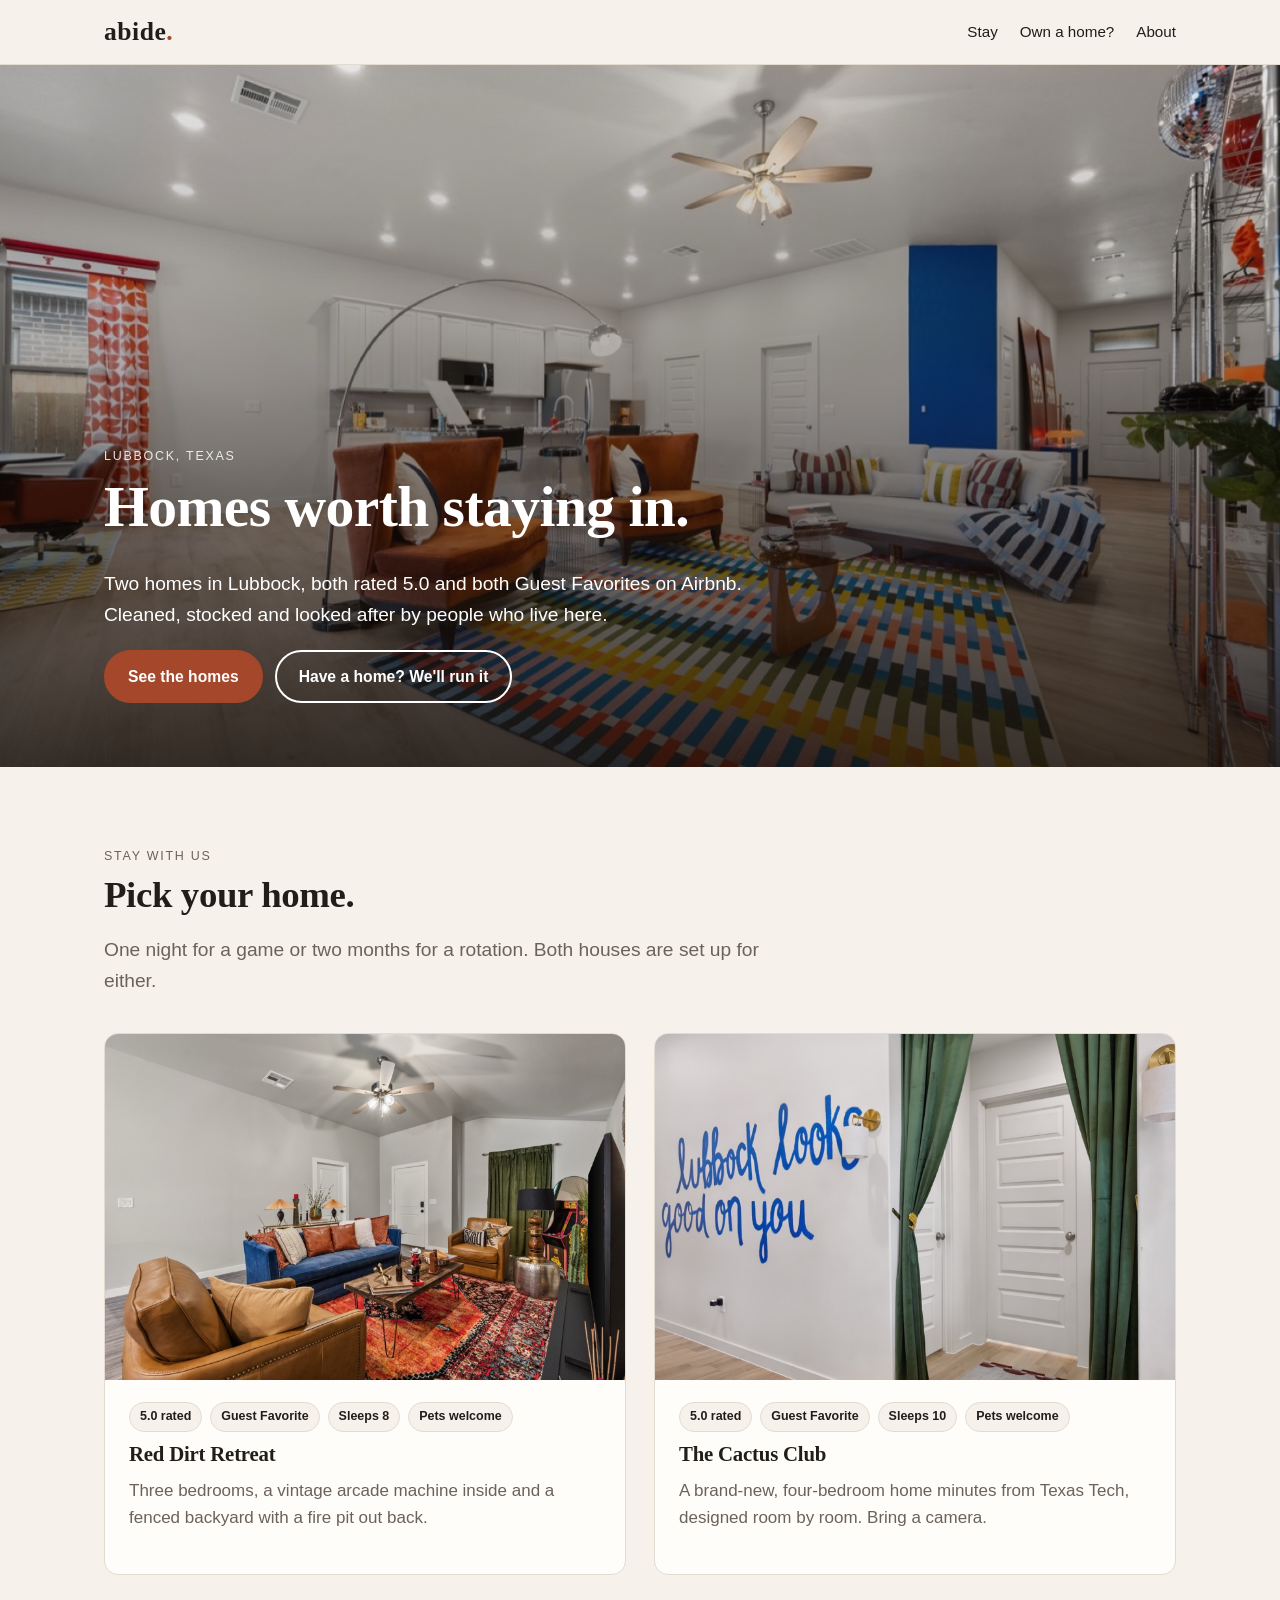
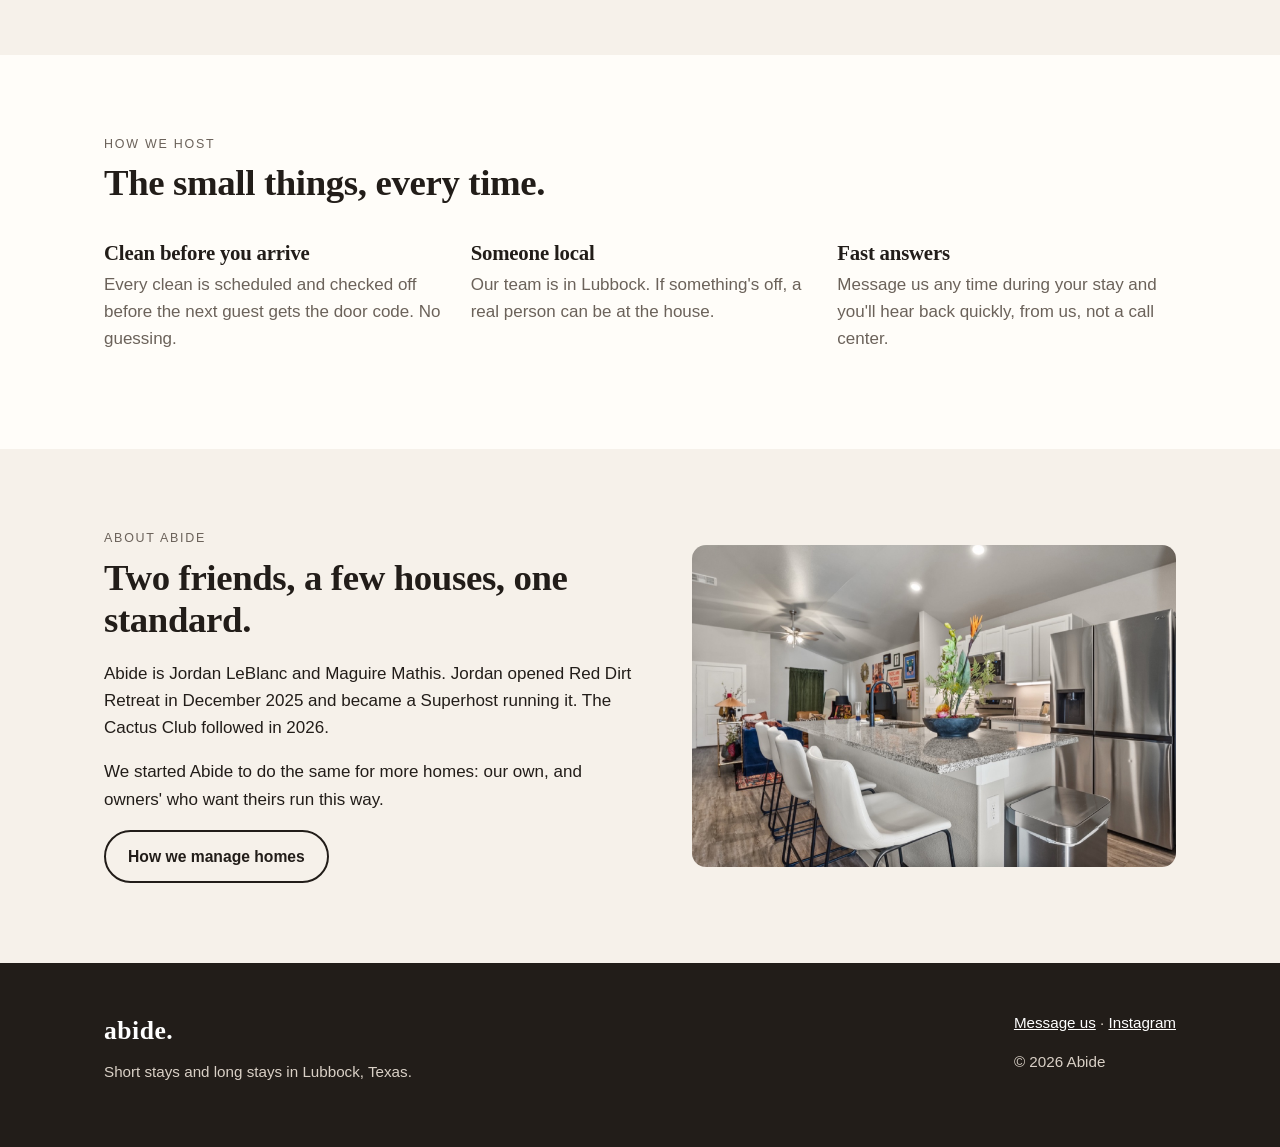
<file: index.html>
<!doctype html>
<html lang="en">
<head>
<meta charset="utf-8">
<meta name="viewport" content="width=device-width, initial-scale=1">
<title>Abide · Homes to stay in Lubbock, Texas</title>
<meta name="description" content="Abide runs two 5.0-rated, Guest Favorite homes in Lubbock, Texas, and manages Airbnbs for owners who want theirs run the same way.">
<link rel="stylesheet" href="style.css">
</head>
<body>

<header class="top">
  <div class="wrap">
    <a class="logo" href="index.html">abide<span>.</span></a>
    <nav class="nav">
      <a href="#stay">Stay</a>
      <a href="owners.html">Own a home?</a>
      <a class="hide-sm" href="#about">About</a>
    </nav>
  </div>
</header>

<section class="hero" style="padding:0">
  <img src="img/cactus-living.jpg" alt="The living room at The Cactus Club, with orange chairs and a striped rug">
  <div class="wrap">
    <div class="eyebrow">Lubbock, Texas</div>
    <h1>Homes worth staying in.</h1>
    <p>Two homes in Lubbock, both rated 5.0 and both Guest Favorites on Airbnb. Cleaned, stocked and looked after by people who live here.</p>
    <div class="btns">
      <a class="btn" href="#stay">See the homes</a>
      <a class="btn ghost" href="owners.html">Have a home? We'll run it</a>
    </div>
  </div>
</section>

<section id="stay">
  <div class="wrap">
    <div class="eyebrow">Stay with us</div>
    <h2>Pick your home.</h2>
    <p class="lead muted">One night for a game or two months for a rotation. Both houses are set up for either.</p>
    <div class="houses">
      <a class="house" href="red-dirt.html">
        <img src="img/red-dirt-living.jpg" alt="Red Dirt Retreat living room with a blue sofa and patterned rug" loading="lazy">
        <div class="body">
          <div class="badges"><span class="badge">5.0 rated</span><span class="badge">Guest Favorite</span><span class="badge">Sleeps 8</span><span class="badge">Pets welcome</span></div>
          <h3>Red Dirt Retreat</h3>
          <p class="muted">Three bedrooms, a vintage arcade machine inside and a fenced backyard with a fire pit out back.</p>
        </div>
      </a>
      <a class="house" href="cactus-club.html">
        <img src="img/cactus-mural.jpg" alt="Hand-painted mural at The Cactus Club that reads Lubbock looks good on you" loading="lazy">
        <div class="body">
          <div class="badges"><span class="badge">5.0 rated</span><span class="badge">Guest Favorite</span><span class="badge">Sleeps 10</span><span class="badge">Pets welcome</span></div>
          <h3>The Cactus Club</h3>
          <p class="muted">A brand-new, four-bedroom home minutes from Texas Tech, designed room by room. Bring a camera.</p>
        </div>
      </a>
    </div>
  </div>
</section>

<section class="paper">
  <div class="wrap">
    <div class="eyebrow">How we host</div>
    <h2>The small things, every time.</h2>
    <div class="facts">
      <div class="fact">
        <h3>Clean before you arrive</h3>
        <p>Every clean is scheduled and checked off before the next guest gets the door code. No guessing.</p>
      </div>
      <div class="fact">
        <h3>Someone local</h3>
        <p>Our team is in Lubbock. If something's off, a real person can be at the house.</p>
      </div>
      <div class="fact">
        <h3>Fast answers</h3>
        <p>Message us any time during your stay and you'll hear back quickly, from us, not a call center.</p>
      </div>
    </div>
  </div>
</section>

<section id="about">
  <div class="wrap split">
    <div>
      <div class="eyebrow">About Abide</div>
      <h2>Two friends, a few houses, one standard.</h2>
      <p>Abide is Jordan LeBlanc and Maguire Mathis. Jordan opened Red Dirt Retreat in December 2025 and became a Superhost running it. The Cactus Club followed in 2026.</p>
      <p>We started Abide to do the same for more homes: our own, and owners' who want theirs run this way.</p>
      <div class="btns"><a class="btn ghost" href="owners.html">How we manage homes</a></div>
    </div>
    <img src="img/red-dirt-kitchen.jpg" alt="The kitchen at Red Dirt Retreat" loading="lazy">
  </div>
</section>

<footer>
  <div class="wrap">
    <div>
      <a class="logo" href="index.html">abide.</a>
      <p style="margin-top:8px">Short stays and long stays in Lubbock, Texas.</p>
    </div>
    <div>
      <p><a data-link="contact" href="#">Message us</a> · <a data-link="instagram" href="#">Instagram</a></p>
      <p>© <span data-year></span> Abide</p>
    </div>
  </div>
</footer>
<script src="site.js"></script>
</body>
</html>
</file>
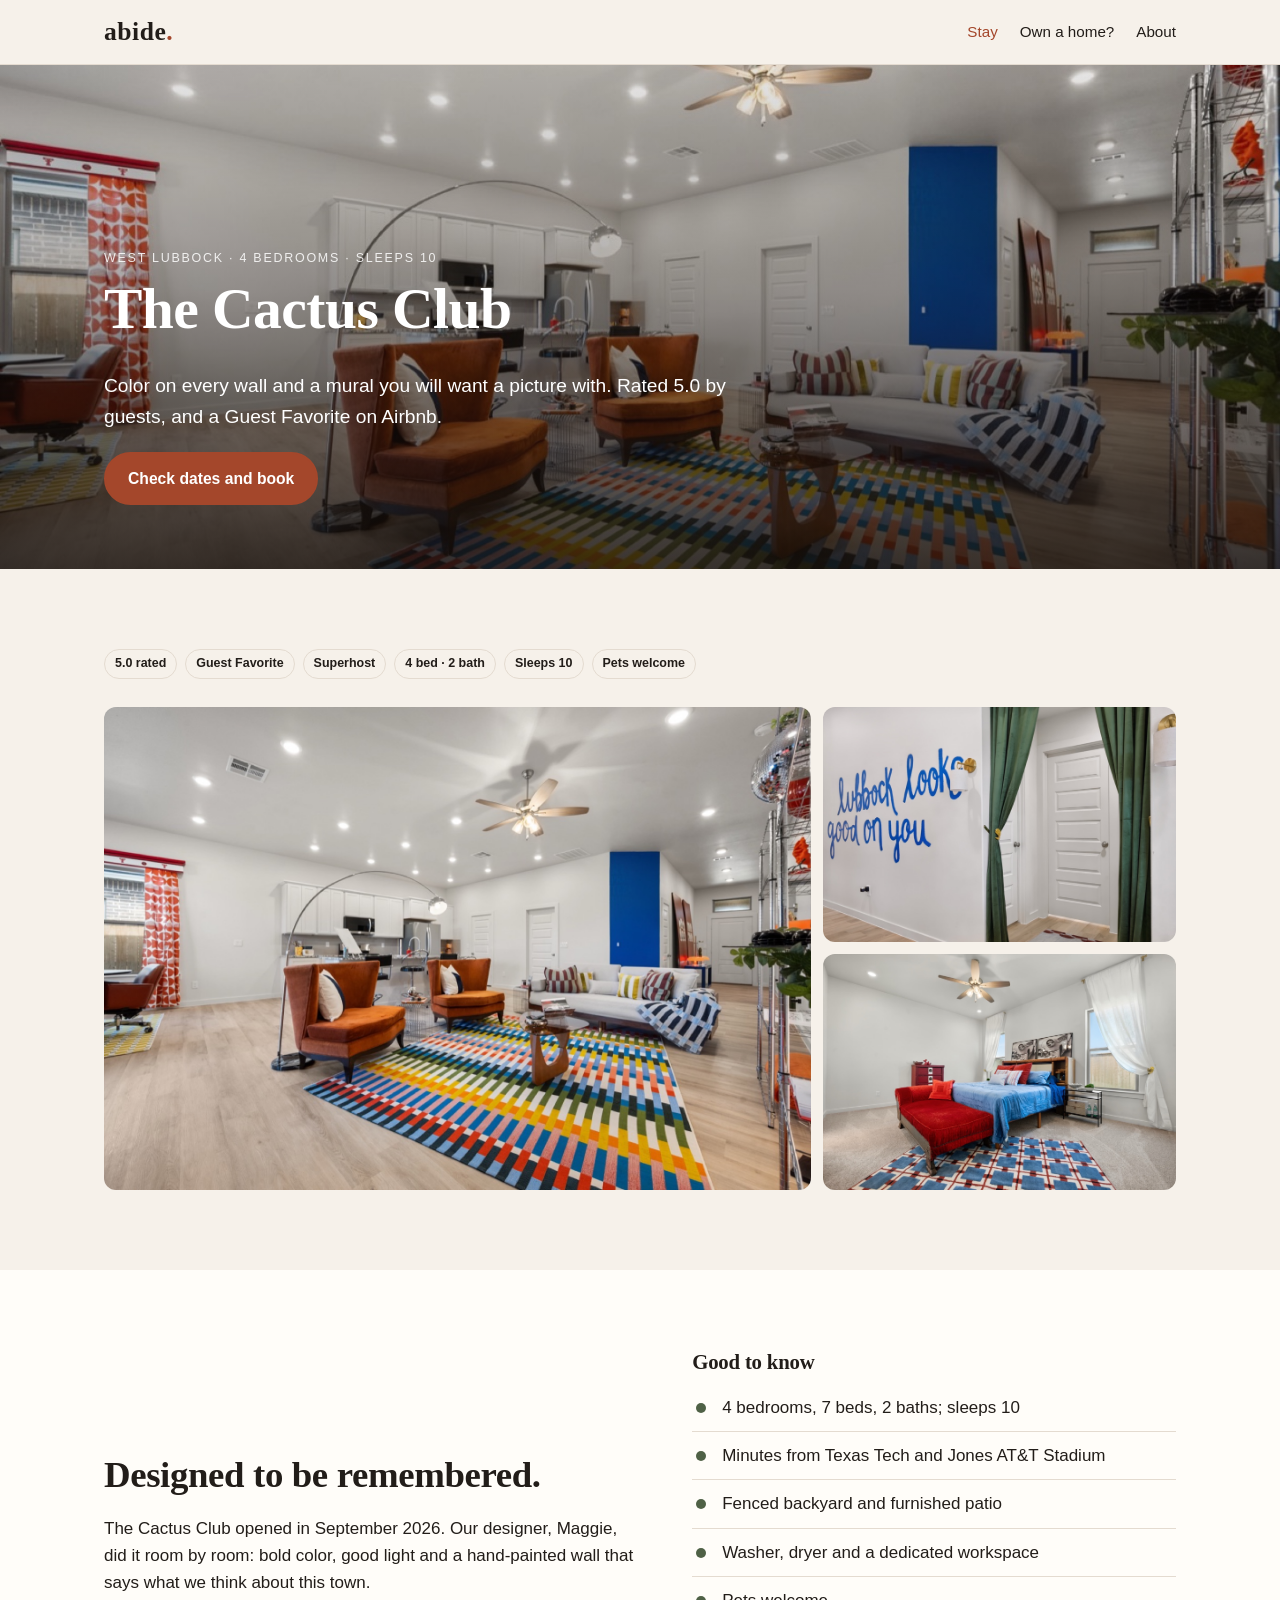
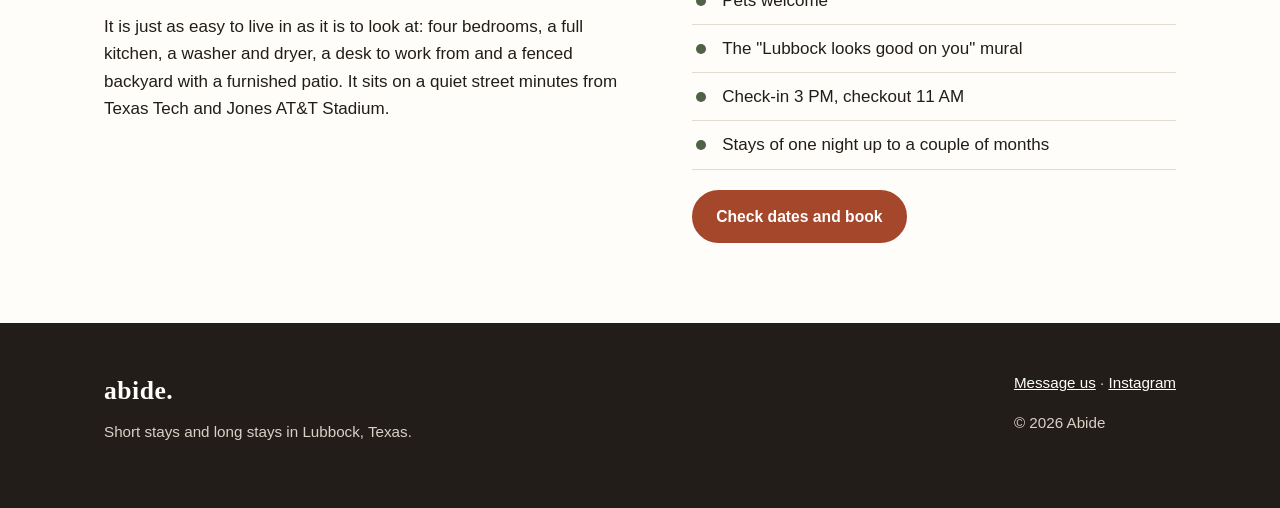
<file: cactus-club.html>
<!doctype html>
<html lang="en">
<head>
<meta charset="utf-8">
<meta name="viewport" content="width=device-width, initial-scale=1">
<title>The Cactus Club · Designer home in Lubbock · Abide</title>
<meta name="description" content="The Cactus Club is a brand-new, 4-bedroom, pet-friendly designer home in West Lubbock, Texas, minutes from Texas Tech. Sleeps 10. Rated 5.0 and a Guest Favorite on Airbnb.">
<link rel="stylesheet" href="style.css">
</head>
<body>

<header class="top">
  <div class="wrap">
    <a class="logo" href="index.html">abide<span>.</span></a>
    <nav class="nav">
      <a href="index.html#stay" aria-current="page">Stay</a>
      <a href="owners.html">Own a home?</a>
      <a class="hide-sm" href="index.html#about">About</a>
    </nav>
  </div>
</header>

<section class="hero short" style="padding:0">
  <img src="img/cactus-living.jpg" alt="The Cactus Club living room">
  <div class="wrap">
    <div class="eyebrow">West Lubbock · 4 bedrooms · Sleeps 10</div>
    <h1>The Cactus Club</h1>
    <p>Color on every wall and a mural you will want a picture with. Rated 5.0 by guests, and a Guest Favorite on Airbnb.</p>
    <div class="btns">
      <a class="btn" data-link="cactusBook" data-soon="Booking link coming soon" href="#">Check dates and book</a>
    </div>
  </div>
</section>

<section>
  <div class="wrap">
    <div class="badges" style="display:flex;gap:8px;flex-wrap:wrap;margin-bottom:28px"><span class="badge">5.0 rated</span><span class="badge">Guest Favorite</span><span class="badge">Superhost</span><span class="badge">4 bed · 2 bath</span><span class="badge">Sleeps 10</span><span class="badge">Pets welcome</span></div>
    <div class="gallery">
      <img src="img/cactus-living.jpg" alt="Open living room with orange chairs and a rainbow striped rug" loading="lazy">
      <div class="stack">
        <img src="img/cactus-mural.jpg" alt="Mural that reads Lubbock looks good on you" loading="lazy">
        <img src="img/cactus-bedroom.jpg" alt="A bedroom" loading="lazy">
      </div>
    </div>
  </div>
</section>

<section class="paper">
  <div class="wrap split">
    <div>
      <h2>Designed to be remembered.</h2>
      <p>The Cactus Club opened in September 2026. Our designer, Maggie, did it room by room: bold color, good light and a hand-painted wall that says what we think about this town.</p><p>It is just as easy to live in as it is to look at: four bedrooms, a full kitchen, a washer and dryer, a desk to work from and a fenced backyard with a furnished patio. It sits on a quiet street minutes from Texas Tech and Jones AT&amp;T Stadium.</p>
    </div>
    <div>
      <h3>Good to know</h3>
      <ul class="ticks"><li>4 bedrooms, 7 beds, 2 baths; sleeps 10</li><li>Minutes from Texas Tech and Jones AT&amp;T Stadium</li><li>Fenced backyard and furnished patio</li><li>Washer, dryer and a dedicated workspace</li><li>Pets welcome</li><li>The "Lubbock looks good on you" mural</li><li>Check-in 3 PM, checkout 11 AM</li><li>Stays of one night up to a couple of months</li></ul>
      <a class="btn" data-link="cactusBook" data-soon="Booking link coming soon" href="#">Check dates and book</a>
    </div>
  </div>
</section>

<footer>
  <div class="wrap">
    <div>
      <a class="logo" href="index.html">abide.</a>
      <p style="margin-top:8px">Short stays and long stays in Lubbock, Texas.</p>
    </div>
    <div>
      <p><a data-link="contact" href="#">Message us</a> · <a data-link="instagram" href="#">Instagram</a></p>
      <p>© <span data-year></span> Abide</p>
    </div>
  </div>
</footer>
<script src="site.js"></script>
</body>
</html>
</file>
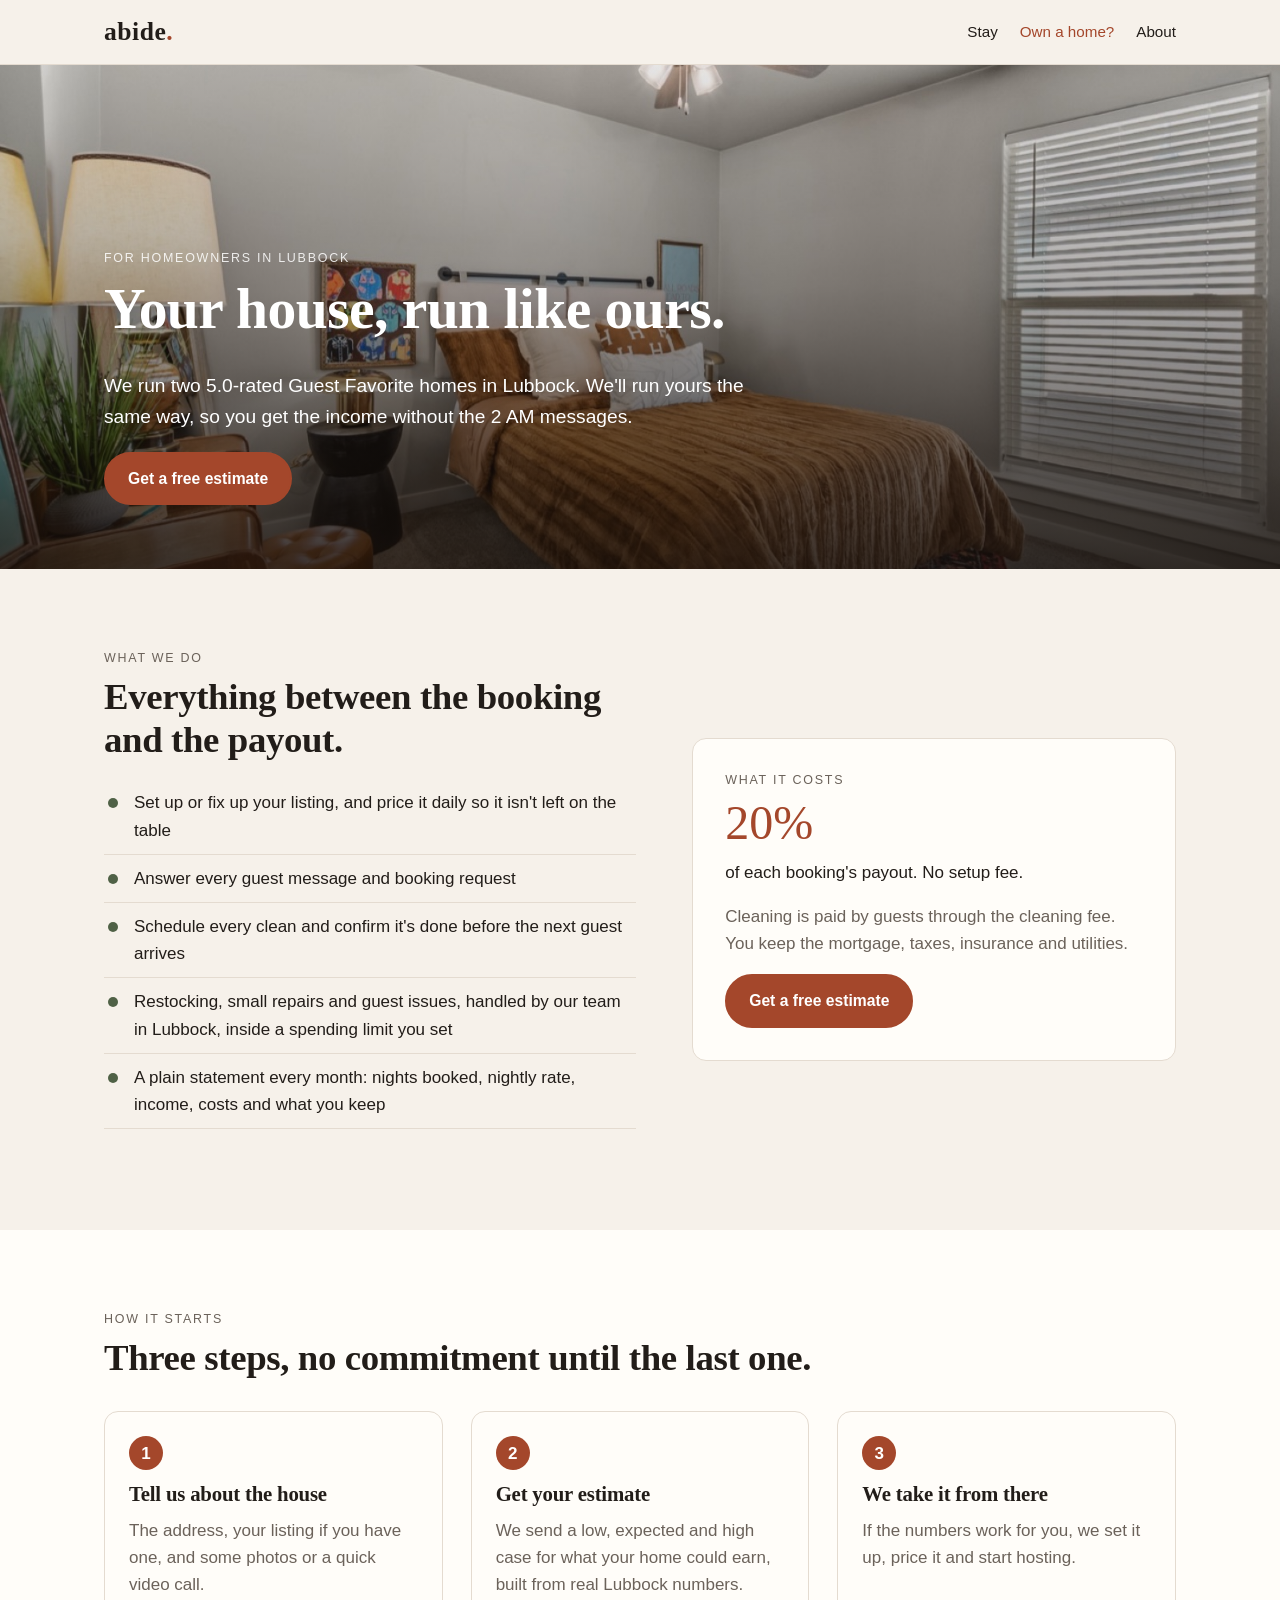
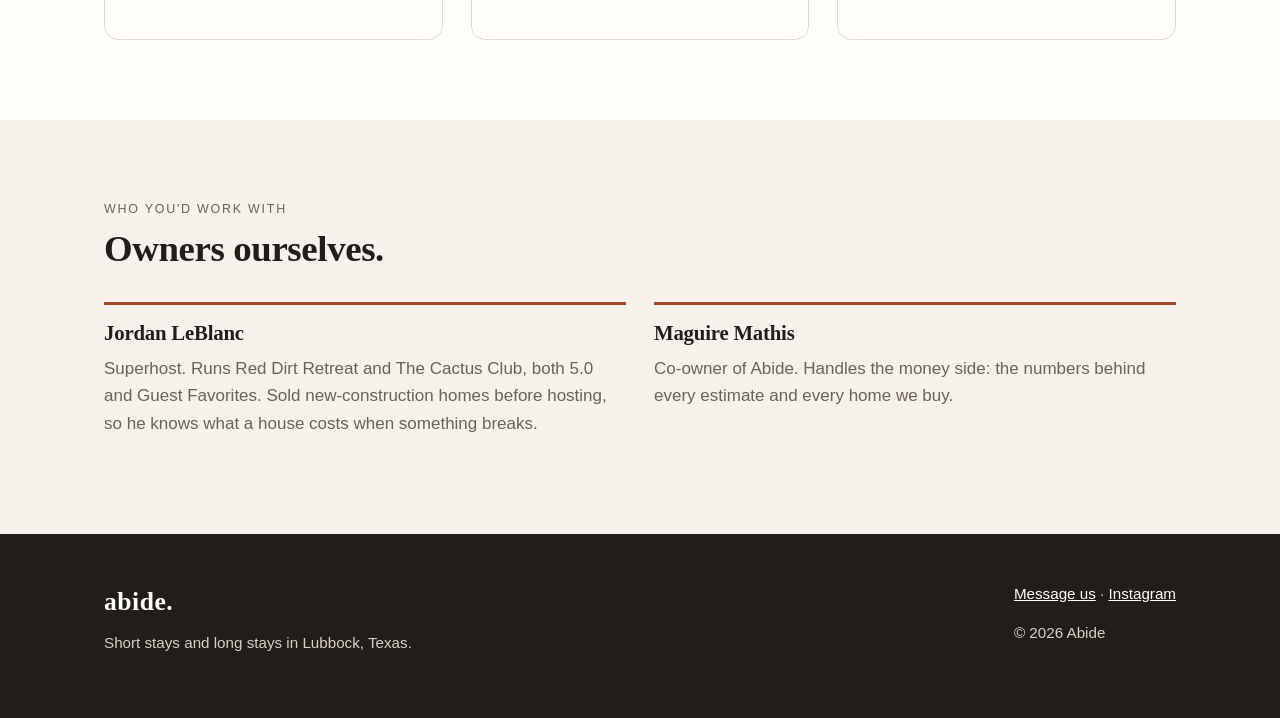
<file: owners.html>
<!doctype html>
<html lang="en">
<head>
<meta charset="utf-8">
<meta name="viewport" content="width=device-width, initial-scale=1">
<title>Own a home in Lubbock? Abide will run your Airbnb</title>
<meta name="description" content="Abide manages Airbnbs in Lubbock, Texas: pricing, guests, cleaning and a plain monthly statement, for 20% of each booking.">
<link rel="stylesheet" href="style.css">
</head>
<body>

<header class="top">
  <div class="wrap">
    <a class="logo" href="index.html">abide<span>.</span></a>
    <nav class="nav">
      <a href="index.html#stay">Stay</a>
      <a href="owners.html" aria-current="page">Own a home?</a>
      <a class="hide-sm" href="index.html#about">About</a>
    </nav>
  </div>
</header>

<section class="hero short" style="padding:0">
  <img src="img/red-dirt-bedroom.jpg" alt="A made bed at Red Dirt Retreat">
  <div class="wrap">
    <div class="eyebrow">For homeowners in Lubbock</div>
    <h1>Your house, run like ours.</h1>
    <p>We run two 5.0-rated Guest Favorite homes in Lubbock. We'll run yours the same way, so you get the income without the 2 AM messages.</p>
    <div class="btns"><a class="btn" data-link="contact" href="#">Get a free estimate</a></div>
  </div>
</section>

<section>
  <div class="wrap split">
    <div>
      <div class="eyebrow">What we do</div>
      <h2>Everything between the booking and the payout.</h2>
      <ul class="ticks">
        <li>Set up or fix up your listing, and price it daily so it isn't left on the table</li>
        <li>Answer every guest message and booking request</li>
        <li>Schedule every clean and confirm it's done before the next guest arrives</li>
        <li>Restocking, small repairs and guest issues, handled by our team in Lubbock, inside a spending limit you set</li>
        <li>A plain statement every month: nights booked, nightly rate, income, costs and what you keep</li>
      </ul>
    </div>
    <div class="card">
      <div class="eyebrow">What it costs</div>
      <div class="price">20%</div>
      <p>of each booking's payout. No setup fee.</p>
      <p class="muted">Cleaning is paid by guests through the cleaning fee. You keep the mortgage, taxes, insurance and utilities.</p>
      <a class="btn" data-link="contact" href="#">Get a free estimate</a>
    </div>
  </div>
</section>

<section class="paper">
  <div class="wrap">
    <div class="eyebrow">How it starts</div>
    <h2>Three steps, no commitment until the last one.</h2>
    <div class="steps">
      <div class="step"><h3>Tell us about the house</h3><p class="muted">The address, your listing if you have one, and some photos or a quick video call.</p></div>
      <div class="step"><h3>Get your estimate</h3><p class="muted">We send a low, expected and high case for what your home could earn, built from real Lubbock numbers.</p></div>
      <div class="step"><h3>We take it from there</h3><p class="muted">If the numbers work for you, we set it up, price it and start hosting.</p></div>
    </div>
  </div>
</section>

<section>
  <div class="wrap">
    <div class="eyebrow">Who you'd work with</div>
    <h2>Owners ourselves.</h2>
    <div class="people">
      <div class="person"><h3>Jordan LeBlanc</h3><p class="muted">Superhost. Runs Red Dirt Retreat and The Cactus Club, both 5.0 and Guest Favorites. Sold new-construction homes before hosting, so he knows what a house costs when something breaks.</p></div>
      <div class="person"><h3>Maguire Mathis</h3><p class="muted">Co-owner of Abide. Handles the money side: the numbers behind every estimate and every home we buy.</p></div>
    </div>
  </div>
</section>

<footer>
  <div class="wrap">
    <div>
      <a class="logo" href="index.html">abide.</a>
      <p style="margin-top:8px">Short stays and long stays in Lubbock, Texas.</p>
    </div>
    <div>
      <p><a data-link="contact" href="#">Message us</a> · <a data-link="instagram" href="#">Instagram</a></p>
      <p>© <span data-year></span> Abide</p>
    </div>
  </div>
</footer>
<script src="site.js"></script>
</body>
</html>
</file>
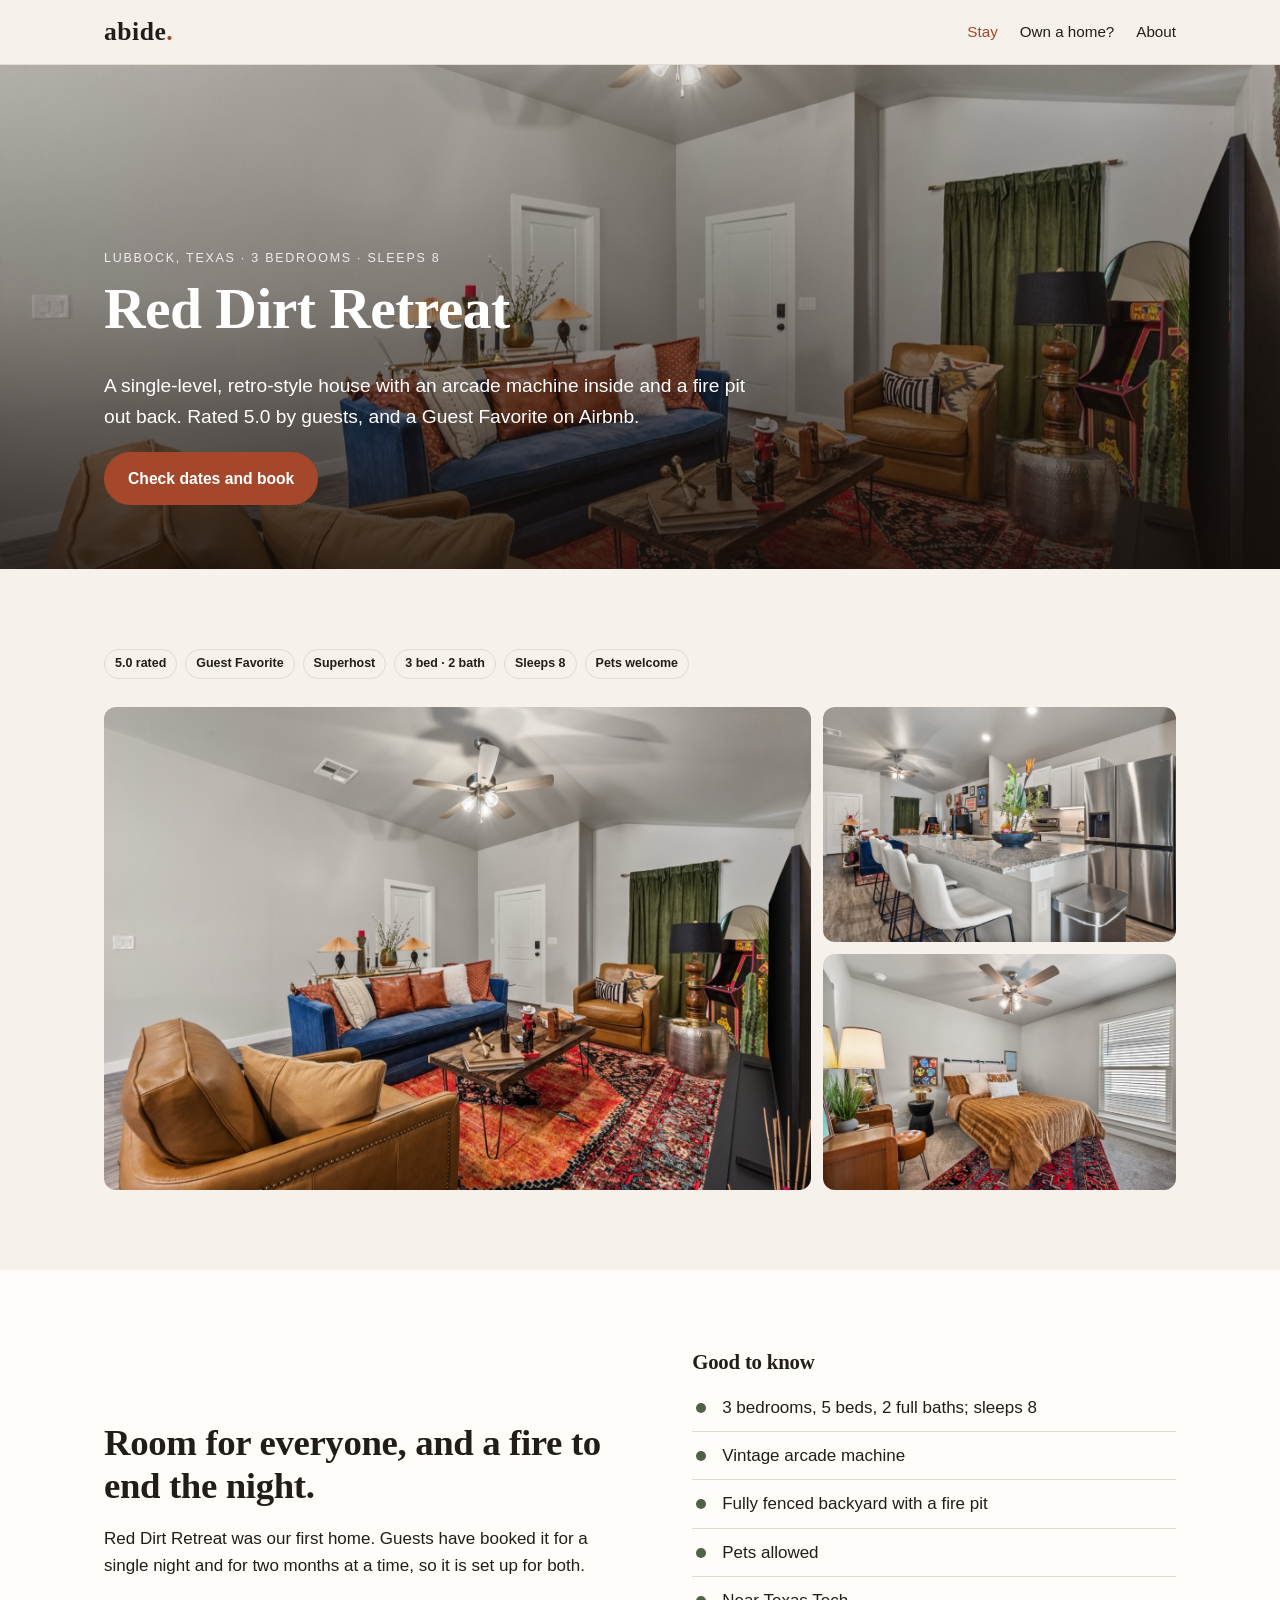
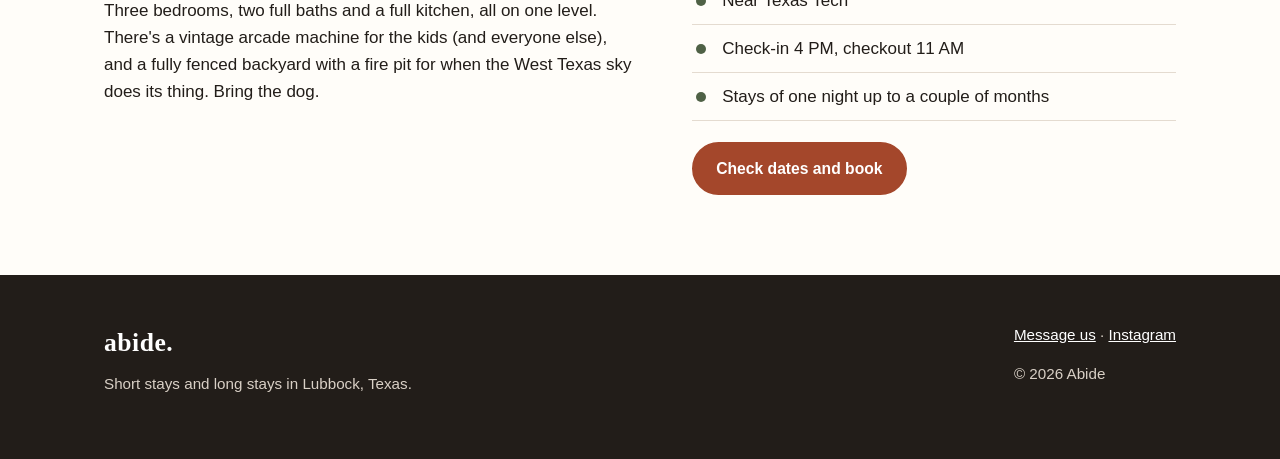
<file: red-dirt.html>
<!doctype html>
<html lang="en">
<head>
<meta charset="utf-8">
<meta name="viewport" content="width=device-width, initial-scale=1">
<title>Red Dirt Retreat · 3-bedroom home in Lubbock · Abide</title>
<meta name="description" content="Red Dirt Retreat is a 3-bedroom, pet-friendly home in Lubbock, Texas that sleeps 8, with a vintage arcade machine and a fenced backyard with a fire pit. Rated 5.0 and a Guest Favorite on Airbnb.">
<link rel="stylesheet" href="style.css">
</head>
<body>

<header class="top">
  <div class="wrap">
    <a class="logo" href="index.html">abide<span>.</span></a>
    <nav class="nav">
      <a href="index.html#stay" aria-current="page">Stay</a>
      <a href="owners.html">Own a home?</a>
      <a class="hide-sm" href="index.html#about">About</a>
    </nav>
  </div>
</header>

<section class="hero short" style="padding:0">
  <img src="img/red-dirt-living.jpg" alt="Red Dirt Retreat living room">
  <div class="wrap">
    <div class="eyebrow">Lubbock, Texas · 3 bedrooms · Sleeps 8</div>
    <h1>Red Dirt Retreat</h1>
    <p>A single-level, retro-style house with an arcade machine inside and a fire pit out back. Rated 5.0 by guests, and a Guest Favorite on Airbnb.</p>
    <div class="btns">
      <a class="btn" data-link="redDirtBook" data-soon="Booking link coming soon" href="#">Check dates and book</a>
    </div>
  </div>
</section>

<section>
  <div class="wrap">
    <div class="badges" style="display:flex;gap:8px;flex-wrap:wrap;margin-bottom:28px"><span class="badge">5.0 rated</span><span class="badge">Guest Favorite</span><span class="badge">Superhost</span><span class="badge">3 bed · 2 bath</span><span class="badge">Sleeps 8</span><span class="badge">Pets welcome</span></div>
    <div class="gallery">
      <img src="img/red-dirt-living.jpg" alt="Living room with a blue sofa, leather chairs and a red patterned rug" loading="lazy">
      <div class="stack">
        <img src="img/red-dirt-kitchen.jpg" alt="The kitchen" loading="lazy">
        <img src="img/red-dirt-bedroom.jpg" alt="A bedroom" loading="lazy">
      </div>
    </div>
  </div>
</section>

<section class="paper">
  <div class="wrap split">
    <div>
      <h2>Room for everyone, and a fire to end the night.</h2>
      <p>Red Dirt Retreat was our first home. Guests have booked it for a single night and for two months at a time, so it is set up for both.</p><p>Three bedrooms, two full baths and a full kitchen, all on one level. There's a vintage arcade machine for the kids (and everyone else), and a fully fenced backyard with a fire pit for when the West Texas sky does its thing. Bring the dog.</p>
    </div>
    <div>
      <h3>Good to know</h3>
      <ul class="ticks"><li>3 bedrooms, 5 beds, 2 full baths; sleeps 8</li><li>Vintage arcade machine</li><li>Fully fenced backyard with a fire pit</li><li>Pets allowed</li><li>Near Texas Tech</li><li>Check-in 4 PM, checkout 11 AM</li><li>Stays of one night up to a couple of months</li></ul>
      <a class="btn" data-link="redDirtBook" data-soon="Booking link coming soon" href="#">Check dates and book</a>
    </div>
  </div>
</section>

<footer>
  <div class="wrap">
    <div>
      <a class="logo" href="index.html">abide.</a>
      <p style="margin-top:8px">Short stays and long stays in Lubbock, Texas.</p>
    </div>
    <div>
      <p><a data-link="contact" href="#">Message us</a> · <a data-link="instagram" href="#">Instagram</a></p>
      <p>© <span data-year></span> Abide</p>
    </div>
  </div>
</footer>
<script src="site.js"></script>
</body>
</html>
</file>
<file: style.css>
/* Abide: one stylesheet for every page. Warm, plain, photo-led. */
:root {
  --sand: #f6f1ea;
  --paper: #fffdf9;
  --ink: #221d19;
  --muted: #6b625a;
  --line: #e4dbd0;
  --dirt: #a4472b;
  --dirt-dark: #85361f;
  --cactus: #4f6146;
  --serif: "Iowan Old Style", "Palatino Linotype", Palatino, Georgia, serif;
  --sans: -apple-system, BlinkMacSystemFont, "Segoe UI", Roboto, Helvetica, Arial, sans-serif;
  --wrap: 1120px;
}
* { box-sizing: border-box; }
html { -webkit-text-size-adjust: 100%; }
body { margin: 0; background: var(--sand); color: var(--ink); font: 17px/1.6 var(--sans); }
img { display: block; max-width: 100%; height: auto; }
a { color: var(--dirt); }
h1, h2, h3 { font-family: var(--serif); font-weight: 600; line-height: 1.15; margin: 0 0 .5em; letter-spacing: -.01em; }
h1 { font-size: clamp(2.2rem, 5.5vw, 3.6rem); }
h2 { font-size: clamp(1.6rem, 3.5vw, 2.3rem); }
h3 { font-size: 1.3rem; }
p { margin: 0 0 1em; }
.wrap { max-width: var(--wrap); margin: 0 auto; padding: 0 24px; }
.muted { color: var(--muted); }
.eyebrow { font-size: .78rem; letter-spacing: .14em; text-transform: uppercase; color: var(--muted); margin-bottom: .6em; }

/* Header */
.top { position: sticky; top: 0; z-index: 10; background: rgba(246,241,234,.94); backdrop-filter: blur(8px); border-bottom: 1px solid var(--line); }
.top .wrap { display: flex; align-items: center; justify-content: space-between; height: 64px; gap: 16px; }
.logo { font-family: var(--serif); font-size: 1.6rem; font-weight: 600; color: var(--ink); text-decoration: none; letter-spacing: .02em; }
.logo span { color: var(--dirt); }
.nav { display: flex; gap: 22px; align-items: center; }
.nav a { color: var(--ink); text-decoration: none; font-size: .95rem; }
.nav a:hover { color: var(--dirt); }
.nav a[aria-current="page"] { color: var(--dirt); }

/* Buttons */
.btn { display: inline-block; padding: 12px 22px; border-radius: 999px; background: var(--dirt); color: #fff; text-decoration: none; font-weight: 600; font-size: .98rem; border: 2px solid var(--dirt); }
.btn:hover { background: var(--dirt-dark); border-color: var(--dirt-dark); }
.btn.ghost { background: transparent; color: var(--ink); border-color: var(--ink); }
.btn.ghost:hover { background: var(--ink); color: var(--paper); }
.btns { display: flex; flex-wrap: wrap; gap: 12px; }

/* Hero */
.hero { position: relative; min-height: 78vh; display: flex; align-items: flex-end; color: #fff; }
.hero img { position: absolute; inset: 0; width: 100%; height: 100%; object-fit: cover; }
.hero::after { content: ""; position: absolute; inset: 0; background: linear-gradient(to top, rgba(20,14,10,.82), rgba(20,14,10,.35) 55%, rgba(20,14,10,.1)); }
.hero .wrap { position: relative; z-index: 1; padding-bottom: 64px; width: 100%; }
.hero p { font-size: 1.2rem; max-width: 34em; }
.hero .eyebrow { color: rgba(255,255,255,.85); }
.hero .btn.ghost { color: #fff; border-color: #fff; }
.hero .btn.ghost:hover { background: #fff; color: var(--ink); }
.hero.short { min-height: 56vh; }

/* Sections */
section { padding: 80px 0; }
section.paper { background: var(--paper); }
.lead { font-size: 1.2rem; max-width: 36em; }

/* House cards */
.houses { display: grid; grid-template-columns: repeat(2, 1fr); gap: 28px; margin-top: 36px; }
.house { background: var(--paper); border: 1px solid var(--line); border-radius: 14px; overflow: hidden; text-decoration: none; color: var(--ink); display: flex; flex-direction: column; }
.house img { aspect-ratio: 3 / 2; object-fit: cover; width: 100%; }
.house .body { padding: 22px 24px 26px; }
.house .badges { display: flex; flex-wrap: wrap; gap: 8px; margin-bottom: 10px; }
.badge { font-size: .78rem; font-weight: 600; padding: 4px 10px; border-radius: 999px; background: var(--sand); border: 1px solid var(--line); }
.house:hover h3 { color: var(--dirt); }

/* Facts row */
.facts { display: grid; grid-template-columns: repeat(3, 1fr); gap: 28px; margin-top: 36px; }
.fact h3 { margin-bottom: .3em; }
.fact p { color: var(--muted); }

/* Gallery */
.gallery { display: grid; grid-template-columns: 2fr 1fr; gap: 12px; }
.gallery img { width: 100%; height: 100%; object-fit: cover; border-radius: 12px; }
.gallery .stack { display: grid; gap: 12px; }

/* Split */
.split { display: grid; grid-template-columns: 1.1fr 1fr; gap: 56px; align-items: center; }
.split img { border-radius: 14px; }
ul.ticks { list-style: none; padding: 0; margin: 0 0 1.2em; }
ul.ticks li { padding: 10px 0 10px 30px; border-bottom: 1px solid var(--line); position: relative; }
ul.ticks li::before { content: ""; position: absolute; left: 4px; top: 19px; width: 10px; height: 10px; border-radius: 50%; background: var(--cactus); }

/* Owners */
.steps { counter-reset: step; display: grid; grid-template-columns: repeat(3, 1fr); gap: 28px; margin-top: 32px; }
.step { background: var(--paper); border: 1px solid var(--line); border-radius: 14px; padding: 24px; }
.step::before { counter-increment: step; content: counter(step); display: inline-grid; place-items: center; width: 34px; height: 34px; border-radius: 50%; background: var(--dirt); color: #fff; font-weight: 700; margin-bottom: 12px; }
.price { font-family: var(--serif); font-size: 3rem; color: var(--dirt); line-height: 1; margin: 8px 0 12px; }
.people { display: grid; grid-template-columns: repeat(2, 1fr); gap: 28px; margin-top: 32px; }
.person { border-top: 3px solid var(--dirt); padding-top: 16px; }

/* Footer */
footer { background: var(--ink); color: #d9d0c6; padding: 48px 0; font-size: .95rem; }
footer .wrap { display: flex; flex-wrap: wrap; justify-content: space-between; gap: 24px; }
footer a { color: #fff; }
footer .logo { color: #fff; }

@media (max-width: 820px) {
  body { font-size: 16px; }
  section { padding: 56px 0; }
  .houses, .facts, .steps, .people, .split { grid-template-columns: 1fr; }
  .split { gap: 28px; }
  .gallery { grid-template-columns: 1fr; }
  .nav { gap: 14px; }
  .nav .hide-sm { display: none; }
  .hero { min-height: 70vh; }
  .hero .wrap { padding-bottom: 40px; }
}
.btn.soon { opacity: .55; cursor: default; pointer-events: none; }
.card { background: var(--paper); border: 1px solid var(--line); border-radius: 14px; padding: 32px; }
</file>
